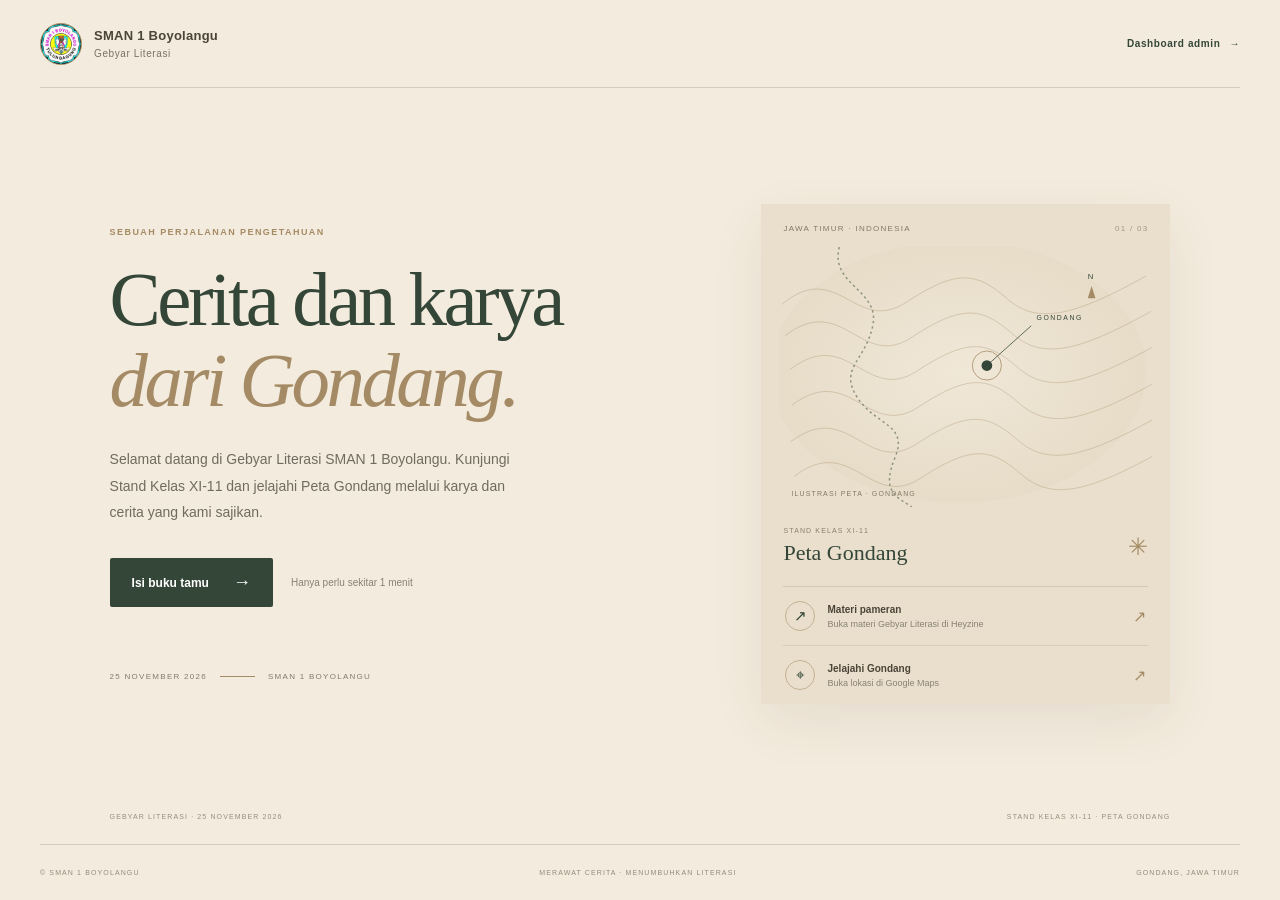
<file: index.html>
<!doctype html>
<html lang="id">
  <head>
    <meta charset="utf-8" />
    <meta name="viewport" content="width=device-width, initial-scale=1" />
    <meta name="description" content="Buku tamu digital Gebyar Literasi – Gelar Karya SMAN 1 Boyolangu" />
    <meta name="theme-color" content="#f3ebdd" />
    <title>Buku Tamu — Gebyar Literasi</title>
    <link rel="stylesheet" href="assets/css/base.css" />
  </head>
  <body>
    <main id="app" class="app-shell">
      <header class="site-header">
        <a class="brand" href="#home" aria-label="Beranda Gebyar Literasi">
          <img class="brand-logo" src="assets/image/Logo_sekolah.jpeg" alt="Logo SMAN 1 Boyolangu" />
          <span><strong>SMAN 1 Boyolangu</strong><small>Gebyar Literasi</small></span>
        </a>
        <a class="edition admin-entry" href="admin.html">Dashboard admin <span aria-hidden="true">→</span></a>
      </header>

      <section class="view welcome-view" data-view="home" aria-labelledby="hero-title">
        <div class="hero-copy">
          <p class="eyebrow">SEBUAH PERJALANAN PENGETAHUAN</p>
          <h1 id="hero-title">Cerita dan karya<br /><em>dari Gondang.</em></h1>
          <p class="hero-description">Selamat datang di Gebyar Literasi SMAN 1 Boyolangu. Kunjungi Stand Kelas XI-11 dan jelajahi Peta Gondang melalui karya dan cerita yang kami sajikan.</p>
          <div class="hero-actions">
            <button class="button button-primary" data-go="register">Isi buku tamu <span aria-hidden="true">→</span></button>
            <span class="action-note">Hanya perlu sekitar 1 menit</span>
          </div>
          <div class="event-meta"><span>25 NOVEMBER 2026</span><span class="meta-rule"></span><span>SMAN 1 BOYOLANGU</span></div>
        </div>
        <aside class="atlas-card" aria-label="Informasi acara">
          <div class="atlas-top"><span>JAWA TIMUR · INDONESIA</span><span class="atlas-index">01 / 03</span></div>
          <div class="map-art" aria-hidden="true">
            <svg viewBox="0 0 440 340" role="img" aria-label="Ilustrasi kontur peta">
              <path class="contour" d="M-20 75C53 14 76 116 143 72s92-39 132-4 89 21 181-30M-16 116c76-58 99 46 166 2s92-39 132-4 89 21 181-30M-9 160c76-58 99 46 166 2s92-39 132-4 89 21 181-30M-7 207c76-58 99 46 166 2s92-39 132-4 89 21 181-30M-9 255c76-58 99 46 166 2s92-39 132-4 89 21 181-30M-4 300c76-58 99 46 166 2s92-39 132-4 89 21 181-30" />
              <path class="river" d="M55 0c-13 49 53 56 44 102s-45 56-21 94 68 35 50 79 0 51 22 65" />
              <circle class="map-dot" cx="248" cy="155" r="7"/><circle class="map-ring" cx="248" cy="155" r="19"/>
              <path class="map-line" d="M248 155l58-52"/><text x="313" y="96">GONDANG</text>
              <text class="north" x="380" y="42">N</text><path class="north-arrow" d="M385 51l-5 16h10z"/>
            </svg>
            <span class="map-caption">ILUSTRASI PETA · GONDANG</span>
          </div>
          <div class="atlas-footer"><div><small>STAND KELAS XI-11</small><strong>Peta Gondang</strong></div><span class="atlas-seal">✳</span></div>
          <div class="resource-links">
            <a href="https://heyzine.com/flip-book/2058895607.html" target="_blank" rel="noreferrer"><span class="resource-icon">↗</span><span><strong>Materi pameran</strong><small>Buka materi Gebyar Literasi di Heyzine</small></span><span class="link-arrow">↗</span></a>
            <a href="https://www.google.com/maps/search/?api=1&amp;query=Kecamatan+Gondang+Tulungagung" target="_blank" rel="noreferrer"><span class="resource-icon">⌖</span><span><strong>Jelajahi Gondang</strong><small>Buka lokasi di Google Maps</small></span><span class="link-arrow">↗</span></a>
          </div>
        </aside>
        <div class="hero-footnote"><span>GEBYAR LITERASI · 25 NOVEMBER 2026</span><span>STAND KELAS XI-11 · PETA GONDANG</span></div>
      </section>

      <section class="view form-view" data-view="register" hidden aria-labelledby="form-title">
        <button class="back-link" data-go="home">← <span>Kembali ke halaman awal</span></button>
        <div class="form-heading"><p class="eyebrow">GEBYAR LITERASI · GELAR KARYA</p><h1 id="form-title">Tinggalkan jejak<br /><em>kunjungan Anda.</em></h1><p>Silakan isi data berikut untuk melengkapi buku tamu kami.</p></div>
        <form class="guest-form" id="guest-form" novalidate>
          <div class="form-grid">
            <label class="field field-wide">Nama lengkap <span class="required">*</span><input name="name" autocomplete="name" placeholder="Contoh: Alya Putri" required /><small class="field-error" aria-live="polite"></small></label>
            <label class="field">Jabatan / Kelas <span class="required">*</span><input name="position" placeholder="Contoh: Guru / XI-2" required /><small class="field-error" aria-live="polite"></small></label>
            <label class="field">NIS <span class="optional">(opsional)</span><input name="nis" inputmode="numeric" placeholder="Khusus peserta didik" /><small class="field-hint">Boleh dikosongkan oleh pengunjung non-siswa.</small></label>
          </div>
          <div class="signature-block"><div class="signature-heading"><div><label for="signature-canvas">Tanda tangan <span class="required">*</span></label><p>Bubuhkan tanda tangan di area terang ini.</p></div><button class="button button-text" type="button" id="clear-signature">Hapus tanda tangan</button></div><div class="signature-wrap"><canvas id="signature-canvas" aria-label="Area tanda tangan. Gunakan mouse, touchpad, atau layar sentuh."></canvas><span class="signature-placeholder" id="signature-placeholder">Tanda tangan di sini</span></div><small class="field-error" id="signature-error" aria-live="polite"></small></div>
          <div class="form-submit"><span>Data Anda hanya digunakan untuk keperluan acara.</span><button class="button button-primary" type="submit">Kirim buku tamu <span aria-hidden="true">→</span></button></div>
          <p class="demo-note form-status" id="form-status" role="status" aria-live="polite"></p>
        </form>
      </section>

      <section class="view success-view" data-view="success" hidden aria-labelledby="success-title"><div class="success-emblem" aria-hidden="true">✓</div><p class="eyebrow">KUNJUNGAN TERCATAT</p><h1 id="success-title">Terima kasih telah<br /><em>menjadi bagian cerita.</em></h1><p class="success-copy">Kehadiran Anda membuat perayaan literasi ini semakin bermakna.</p><button class="button button-primary" data-go="home">Kembali ke halaman awal <span aria-hidden="true">→</span></button></section>

      <footer class="site-footer"><span>© SMAN 1 BOYOLANGU</span><span>MERAWAT CERITA · MENUMBUHKAN LITERASI</span><span>GONDANG, JAWA TIMUR</span></footer>
    </main>
    <script type="module" src="assets/js/app.js"></script>
  </body>
</html>
</file>
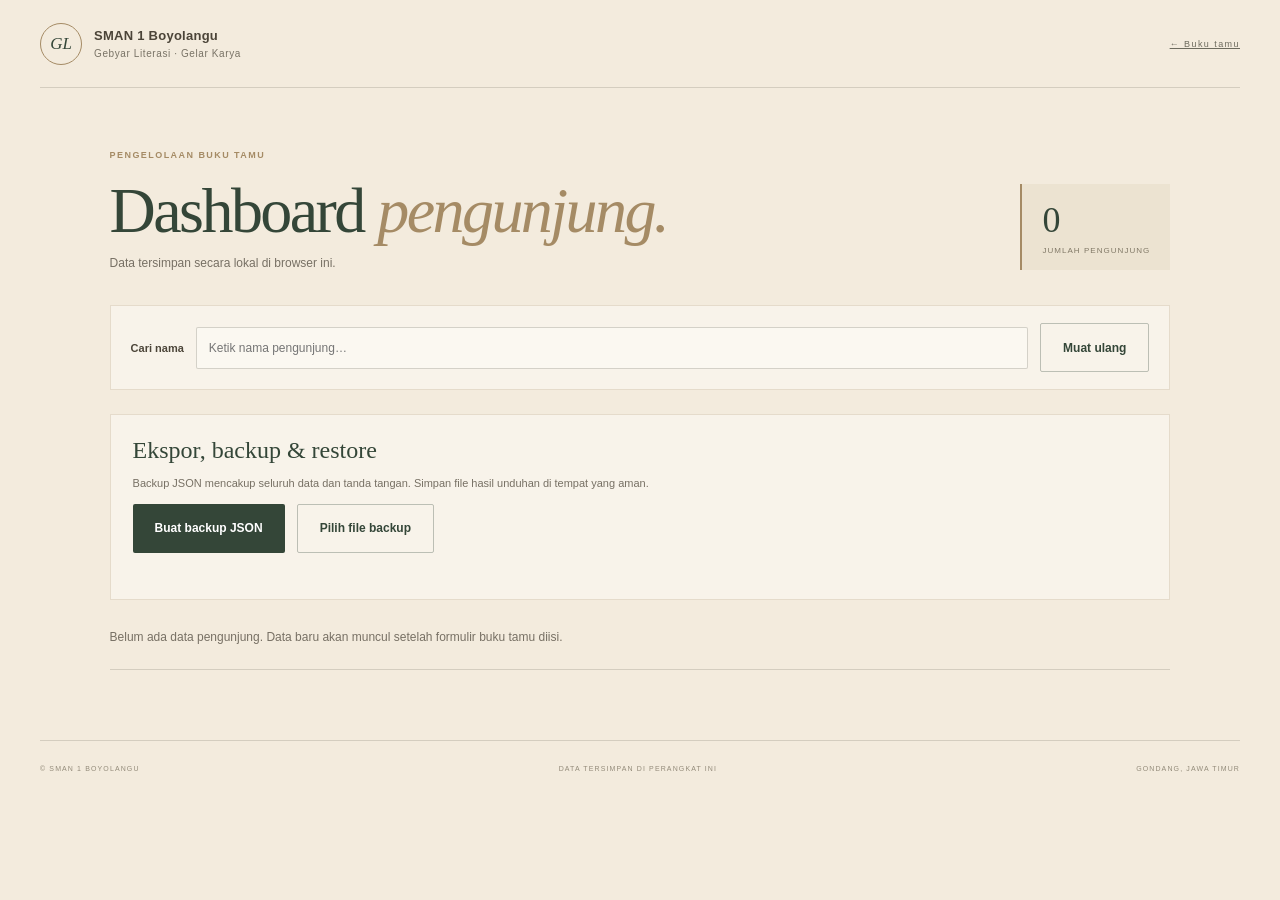
<file: admin.html>
<!doctype html>
<html lang="id">
  <head>
    <meta charset="utf-8" />
    <meta name="viewport" content="width=device-width, initial-scale=1" />
    <meta name="description" content="Dashboard admin buku tamu Gebyar Literasi SMAN 1 Boyolangu" />
    <meta name="theme-color" content="#f3ebdd" />
    <title>Dashboard Admin — Gebyar Literasi</title>
    <link rel="stylesheet" href="assets/css/base.css" />
  </head>
  <body>
    <main class="app-shell admin-shell">
      <header class="site-header">
        <a class="brand" href="index.html" aria-label="Kembali ke buku tamu"><span class="brand-mark" aria-hidden="true">GL</span><span><strong>SMAN 1 Boyolangu</strong><small>Gebyar Literasi · Gelar Karya</small></span></a>
        <a class="edition" href="index.html">← Buku tamu</a>
      </header>
      <section class="admin-view" aria-labelledby="admin-title">
        <p class="eyebrow">PENGELOLAAN BUKU TAMU</p>
        <div class="admin-heading"><div><h1 id="admin-title">Dashboard <em>pengunjung.</em></h1><p>Data tersimpan secara lokal di browser ini.</p></div><div class="visitor-total" aria-live="polite"><strong id="visitor-count">—</strong><span>JUMLAH PENGUNJUNG</span></div></div>
        <div class="admin-tools"><label for="visitor-search">Cari nama</label><input id="visitor-search" type="search" placeholder="Ketik nama pengunjung…" autocomplete="off" /><button class="button button-secondary" id="refresh-visitors" type="button">Muat ulang</button></div>
        <section class="backup-panel" aria-labelledby="backup-title">
          <h2 id="backup-title">Ekspor, backup &amp; restore</h2>
          <p>Backup JSON mencakup seluruh data dan tanda tangan. Simpan file hasil unduhan di tempat yang aman.</p>
          <div class="backup-actions"><button class="button button-primary" id="export-backup" type="button">Buat backup JSON</button><label class="button button-secondary file-picker" for="backup-file">Pilih file backup</label><input id="backup-file" type="file" accept=".json,application/json" /></div>
          <div id="restore-options" hidden>
            <p id="restore-summary" role="status"></p>
            <fieldset><legend>Jika ada ID yang sudah tersimpan</legend>
              <label><input type="radio" name="conflict-policy" value="abort" checked /> Batalkan seluruh pemulihan jika ada ID bertabrakan</label>
              <label><input type="radio" name="conflict-policy" value="skip" /> Lewati data yang ID-nya sudah ada; tambahkan sisanya</label>
            </fieldset>
            <button class="button button-primary" id="restore-backup" type="button" disabled>Pulihkan data</button>
          </div>
          <p class="backup-status" id="backup-status" role="status" aria-live="polite"></p>
        </section>
        <p class="admin-message" id="admin-message" role="status" aria-live="polite">Memuat data pengunjung…</p>
        <div class="visitor-list" id="visitor-list" aria-live="polite"></div>
      </section>
      <footer class="site-footer"><span>© SMAN 1 BOYOLANGU</span><span>DATA TERSIMPAN DI PERANGKAT INI</span><span>GONDANG, JAWA TIMUR</span></footer>
    </main>
    <script type="module" src="assets/js/admin.js"></script>
  </body>
</html>
</file>
<file: assets/css/base.css>
:root{--color-parchment-cream:#f3ebdd;--color-forest-green:#344638;--color-antique-brown:#a58b65;--color-vintage-beige:#d8c9aa;--color-olive-green:#727d60;--color-dark-ink:#4b4438;--font-heading:Georgia,'Times New Roman',serif;--font-body:Arial,Helvetica,sans-serif;--space-1:.5rem;--space-2:1rem;--space-3:1.5rem;--space-4:2rem;--space-5:3rem;--line:rgba(75,68,56,.18)}
*{box-sizing:border-box}html{scroll-behavior:smooth}body{min-width:320px;min-height:100vh;margin:0;background:var(--color-parchment-cream);color:var(--color-dark-ink);font-family:var(--font-body);-webkit-font-smoothing:antialiased}.app-shell{width:min(100% - 5rem,82rem);min-height:100vh;margin:auto;display:flex;flex-direction:column}.site-header{height:88px;display:flex;align-items:center;justify-content:space-between;border-bottom:1px solid var(--line)}.brand{display:flex;align-items:center;gap:12px;color:inherit;text-decoration:none}.brand-mark{display:grid;place-items:center;width:42px;height:42px;border:1px solid var(--color-antique-brown);border-radius:50%;color:var(--color-forest-green);font:italic 17px var(--font-heading)}.brand strong,.brand small{display:block}.brand strong{font:600 13px var(--font-body);letter-spacing:.02em}.brand small{margin-top:5px;color:#797366;font-size:10px;letter-spacing:.06em}.edition,.eyebrow,.event-meta,.hero-footnote,.atlas-top,.atlas-footer small,.map-caption,.site-footer{font-size:9px;letter-spacing:.16em}.edition{display:flex;align-items:center;gap:9px;color:#6d6b5e}.edition i{width:7px;height:7px;background:var(--color-olive-green);border-radius:50%;box-shadow:0 0 0 4px rgba(114,125,96,.12)}.view{flex:1}.welcome-view{min-height:650px;display:grid;grid-template-columns:1.05fr .8fr;align-items:center;gap:clamp(3rem,9vw,9rem);position:relative;padding:4.5rem 5.8% 6rem}.hero-copy{max-width:590px}.eyebrow{margin:0 0 23px;color:var(--color-antique-brown);font-weight:700}.hero-copy h1,.form-heading h1,.success-view h1{margin:0;color:var(--color-forest-green);font:400 clamp(3.25rem,6vw,5.4rem)/1.05 var(--font-heading);letter-spacing:-.045em}.hero-copy h1 em,.form-heading h1 em,.success-view h1 em{color:var(--color-antique-brown);font-weight:400}.hero-description{max-width:430px;margin:25px 0 32px;color:#706b60;font-size:14px;line-height:1.9}.hero-actions{display:flex;align-items:center;gap:18px}.button{min-height:49px;padding:0 22px;border:0;border-radius:2px;font:600 12px var(--font-body);cursor:pointer;transition:background .18s,transform .18s}.button:hover{transform:translateY(-1px)}.button:focus-visible,a:focus-visible,input:focus-visible{outline:3px solid var(--color-antique-brown);outline-offset:3px}.button-primary{display:inline-flex;align-items:center;justify-content:center;gap:24px;background:var(--color-forest-green);color:#fff}.button-primary:hover{background:#26382b}.button-primary span{font-size:18px;font-weight:400}.action-note{color:#898274;font-size:10px}.event-meta{display:flex;align-items:center;gap:13px;margin-top:65px;color:#827b6f;font-size:8px}.meta-rule{width:35px;height:1px;background:var(--color-antique-brown)}.atlas-card{position:relative;background:#e9dfcc;padding:20px 22px 0;box-shadow:0 18px 50px rgba(71,60,42,.08)}.atlas-top{display:flex;justify-content:space-between;color:#817967;font-size:8px}.atlas-index{color:#a09784}.map-art{position:relative;height:260px;margin:14px -4px 4px;overflow:hidden;background:radial-gradient(ellipse at 48% 48%,rgba(243,235,221,.7),rgba(216,201,170,.14) 68%,transparent 69%)}.map-art svg{width:100%;height:100%}.contour{fill:none;stroke:#a58b65;stroke-width:1;opacity:.44}.river{fill:none;stroke:#727d60;stroke-width:2;stroke-dasharray:3 4;opacity:.75}.map-dot{fill:var(--color-forest-green)}.map-ring{fill:none;stroke:var(--color-antique-brown);stroke-width:1}.map-line{stroke:var(--color-forest-green);stroke-width:1}.map-art text{fill:var(--color-forest-green);font:9px Arial,sans-serif;letter-spacing:2px}.map-art .north{font-size:10px}.map-art .north-arrow{fill:var(--color-antique-brown)}.map-caption{position:absolute;bottom:10px;left:12px;color:#837967;font-size:7px}.atlas-footer{display:flex;justify-content:space-between;align-items:center;padding:16px 0 20px;border-bottom:1px solid rgba(75,68,56,.15)}.atlas-footer small,.atlas-footer strong{display:block}.atlas-footer small{color:#89806e;font-size:7px}.atlas-footer strong{margin-top:6px;color:var(--color-forest-green);font:22px var(--font-heading)}.atlas-seal{color:var(--color-antique-brown);font-size:24px}.resource-links a{display:flex;align-items:center;gap:12px;padding:14px 2px;border-bottom:1px solid rgba(75,68,56,.12);color:inherit;text-decoration:none}.resource-links a:last-child{border:0}.resource-icon{display:grid;place-items:center;width:30px;height:30px;border:1px solid rgba(165,139,101,.55);border-radius:50%;color:var(--color-forest-green);font-size:15px}.resource-links strong,.resource-links small{display:block}.resource-links strong{font-size:10px}.resource-links small{margin-top:4px;color:#898274;font-size:9px}.link-arrow{margin-left:auto;color:var(--color-antique-brown)}.hero-footnote{position:absolute;bottom:24px;left:5.8%;right:5.8%;display:flex;justify-content:space-between;color:#968e7d;font-size:7px}.site-footer{min-height:56px;display:flex;align-items:center;justify-content:space-between;border-top:1px solid var(--line);color:#938b7a;font-size:7px}.form-view{max-width:790px;width:100%;margin:0 auto;padding:34px 0 56px}.back-link{display:flex;align-items:center;gap:10px;padding:0;border:0;background:none;color:var(--color-forest-green);font:12px var(--font-body);cursor:pointer}.form-heading{text-align:center;margin:42px 0 30px}.form-heading .eyebrow{margin-bottom:14px}.form-heading h1,.success-view h1{font-size:clamp(2.7rem,5vw,4rem)}.form-heading>p:last-child{margin:14px 0 0;color:#777064;font-size:13px}.guest-form{padding:30px 36px;background:rgba(255,255,255,.36);border:1px solid rgba(165,139,101,.23);box-shadow:0 12px 35px rgba(71,60,42,.04)}.form-grid{display:grid;grid-template-columns:1fr 1fr;gap:18px 22px}.field{display:block;color:var(--color-dark-ink);font-size:11px;font-weight:600}.field-wide{grid-column:1/-1}.required{color:#9a6046}.optional{color:#948b7b;font-size:10px;font-weight:400}.field input{display:block;width:100%;height:43px;margin-top:8px;padding:0 12px;border:1px solid rgba(75,68,56,.22);border-radius:2px;background:#fbf8f1;color:var(--color-dark-ink);font:12px var(--font-body)}.field input::placeholder{color:#aaa18f}.field-error{display:block;min-height:14px;margin-top:4px;color:#9a4d3f;font-size:10px;font-weight:400}.field-hint{display:block;margin-top:5px;color:#938b7c;font-size:9px;font-weight:400}.signature-block{margin-top:8px}.signature-heading{display:flex;align-items:start;justify-content:space-between}.signature-heading label{font-size:11px;font-weight:600}.signature-heading p{margin:6px 0 10px;color:#898274;font-size:10px}.button-text{min-height:auto;padding:4px 0;background:transparent;color:var(--color-forest-green);font-size:10px;text-decoration:underline;text-underline-offset:3px}.signature-wrap{position:relative;height:150px;overflow:hidden;border:1px solid rgba(75,68,56,.3);background:#fffdf8}.signature-wrap canvas{display:block;width:100%;height:100%;touch-action:none;cursor:crosshair}.signature-placeholder{position:absolute;inset:0;display:grid;place-items:center;color:#c0b9aa;font:italic 18px var(--font-heading);pointer-events:none}.signature-placeholder.is-hidden{display:none}.form-submit{display:flex;align-items:center;justify-content:space-between;gap:16px;margin-top:15px}.form-submit>span,.demo-note{color:#948b7b;font-size:9px}.demo-note{text-align:center;margin:13px 0 0}.success-view{min-height:600px;display:flex;flex-direction:column;align-items:center;justify-content:center;text-align:center;padding:50px 20px}.success-emblem{display:grid;place-items:center;width:54px;height:54px;margin-bottom:26px;border:1px solid var(--color-antique-brown);border-radius:50%;color:var(--color-forest-green);font:28px var(--font-heading)}.success-view .eyebrow{margin-bottom:15px}.success-copy{max-width:400px;margin:20px 0 25px;color:#777064;font-size:13px;line-height:1.8}.success-view .demo-note{margin-top:15px}[hidden]{display:none!important}
@media(max-width:900px){.app-shell{width:min(100% - 3rem,68rem)}.welcome-view{gap:3rem;padding-inline:2%}.hero-copy h1{font-size:clamp(3rem,7vw,4.5rem)}.atlas-card{padding-inline:17px}.map-art{height:220px}.hero-footnote{left:2%;right:2%}}
@media(max-width:650px){.app-shell{width:calc(100% - 2rem)}.site-header{height:72px}.edition{font-size:7px;letter-spacing:.1em}.brand-mark{width:37px;height:37px}.brand strong{font-size:11px}.brand small{font-size:8px}.welcome-view{display:flex;flex-direction:column;align-items:stretch;gap:35px;padding:58px 0 78px}.hero-copy h1{font-size:clamp(3rem,13vw,4.4rem)}.hero-description{font-size:13px}.event-meta{margin-top:38px}.atlas-card{max-width:480px;width:100%;align-self:center}.map-art{height:220px}.hero-footnote{bottom:19px;font-size:6px;letter-spacing:.1em}.site-footer{gap:10px;font-size:6px;letter-spacing:.08em}.site-footer span:nth-child(2){display:none}.form-view{padding:25px 0 40px}.form-heading{margin:32px 0 24px}.guest-form{padding:23px 18px}.form-grid{grid-template-columns:1fr;gap:10px}.field-wide{grid-column:auto}.signature-wrap{height:140px}.form-submit{align-items:stretch;flex-direction:column-reverse}.form-submit .button{width:100%}.form-submit>span{text-align:center}.success-view{min-height:560px}.success-view h1{font-size:clamp(2.6rem,10vw,3.5rem)}}
@media(prefers-reduced-motion:reduce){html{scroll-behavior:auto}*,*::before,*::after{transition:none!important}}.brand-logo{display:block;width:42px;height:42px;object-fit:contain;border:1px solid var(--color-antique-brown);border-radius:50%;background:var(--color-parchment-cream)}
.form-status[data-state="error"]{color:#9a4d3f;font-size:11px}
.form-status[data-state="pending"]{color:#706b60;font-size:11px}
.button:disabled{cursor:wait;opacity:.7;transform:none}
.admin-entry{color:var(--color-forest-green);font-size:10px;font-weight:600;letter-spacing:.06em;text-decoration:none}.admin-entry:hover{text-decoration:underline;text-underline-offset:4px}.admin-shell{min-height:100vh}.admin-view{width:100%;padding:62px 5.8% 70px}.admin-view>.eyebrow{margin-bottom:17px}.admin-heading{display:flex;align-items:end;justify-content:space-between;gap:24px;margin-bottom:35px}.admin-heading h1{margin:0;color:var(--color-forest-green);font:400 clamp(2.5rem,5vw,4rem)/1.05 var(--font-heading);letter-spacing:-.04em}.admin-heading h1 em{color:var(--color-antique-brown);font-weight:400}.admin-heading>div:first-child>p{margin:12px 0 0;color:#777064;font-size:12px}.visitor-total{display:flex;flex-direction:column;gap:5px;min-width:150px;padding:15px 20px;border-left:2px solid var(--color-antique-brown);background:rgba(216,201,170,.25)}.visitor-total strong{color:var(--color-forest-green);font:36px var(--font-heading)}.visitor-total span{color:#817967;font-size:8px;letter-spacing:.13em}.admin-tools{display:flex;align-items:center;gap:12px;padding:17px 20px;background:rgba(255,255,255,.38);border:1px solid rgba(165,139,101,.23)}.admin-tools label{font-size:11px;font-weight:600}.admin-tools input{flex:1;min-width:100px;height:42px;padding:0 12px;border:1px solid rgba(75,68,56,.22);border-radius:2px;background:#fbf8f1;color:var(--color-dark-ink);font:12px var(--font-body)}.admin-tools input:focus-visible{outline:3px solid var(--color-antique-brown);outline-offset:2px}.button-secondary{border:1px solid rgba(52,70,56,.3);background:transparent;color:var(--color-forest-green)}.admin-message{margin:22px 0;color:#777064;font-size:12px;line-height:1.6}.visitor-list{border-top:1px solid var(--line)}.visitor-row{border-bottom:1px solid var(--line);background:rgba(255,255,255,.2)}.visitor-summary{display:flex;align-items:center;justify-content:space-between;gap:20px;padding:19px 20px}.visitor-name{margin:0;color:var(--color-forest-green);font:22px var(--font-heading)}.visitor-meta{margin:7px 0 0;color:#817967;font-size:10px;line-height:1.5}.visitor-actions{display:flex;align-items:center;gap:18px}.visitor-actions .button{white-space:nowrap}.button-danger{color:#934c3c}.visitor-detail{padding:0 20px 22px 20px}.visitor-detail dl{display:grid;grid-template-columns:minmax(120px,.35fr) 1fr;gap:8px 16px;margin:0 0 18px;font-size:11px}.visitor-detail dt{color:#827b6f}.visitor-detail dd{margin:0;overflow-wrap:anywhere}.signature-label{font-size:10px;font-weight:600}.visitor-signature{display:block;width:min(100%,420px);height:120px;object-fit:contain;object-position:left center;border:1px solid var(--line);background:#fffdf8}.admin-view button:focus-visible,.admin-view a:focus-visible{outline:3px solid var(--color-antique-brown);outline-offset:3px}
@media(max-width:650px){.admin-view{padding:42px 0 50px}.admin-heading{align-items:stretch;flex-direction:column}.visitor-total{width:max-content;min-width:140px}.admin-tools{align-items:stretch;flex-wrap:wrap;padding:14px}.admin-tools label{width:100%}.admin-tools input{flex-basis:100%}.admin-tools .button{width:100%}.visitor-summary{align-items:flex-start;flex-direction:column;padding:17px 12px}.visitor-actions{width:100%;justify-content:flex-start}.visitor-detail{padding:0 12px 20px}.visitor-detail dl{grid-template-columns:1fr;gap:4px}.visitor-detail dd{margin-bottom:8px}.site-header .edition{font-size:8px}}
.backup-panel{margin:24px 0 28px;padding:22px;background:rgba(255,255,255,.38);border:1px solid rgba(165,139,101,.23)}.backup-panel h2{margin:0;color:var(--color-forest-green);font:24px var(--font-heading)}.backup-panel>p{color:#777064;font-size:11px;line-height:1.6}.backup-actions{display:flex;flex-wrap:wrap;align-items:center;gap:12px}.backup-actions input[type=file]{position:absolute;width:1px;height:1px;overflow:hidden;clip:rect(0,0,0,0);white-space:nowrap}.file-picker{display:inline-flex;align-items:center;cursor:pointer}.backup-panel fieldset{display:grid;gap:10px;margin:16px 0;padding:14px;border:1px solid var(--line);font-size:11px}.backup-panel legend{padding:0 6px;font-weight:600}.backup-panel fieldset label{display:flex;gap:8px;align-items:flex-start;line-height:1.5}.backup-panel input[type=radio]{accent-color:var(--color-forest-green)}.backup-status{min-height:1.2em;margin-bottom:0}.backup-status[data-state=error]{color:#9a4d3f}.backup-status[data-state=success]{color:var(--color-forest-green)}
</file>
